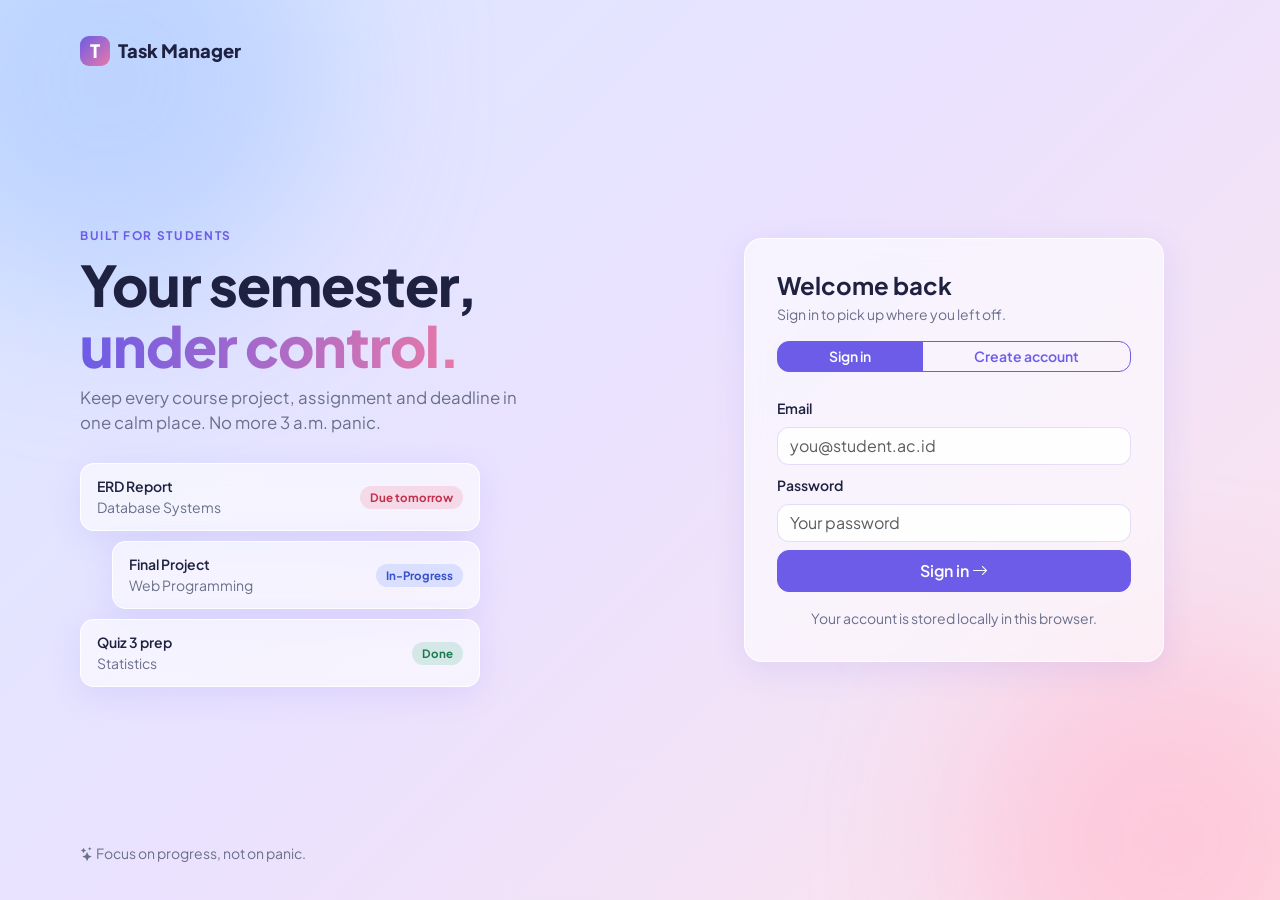
<file: index.html>
<!DOCTYPE html>
<html lang="en" data-bs-theme="light">
<head>
  <meta charset="UTF-8" />
  <meta name="viewport" content="width=device-width, initial-scale=1.0" />
  <title>Task Manager - Sign in</title>
  <link href="https://cdn.jsdelivr.net/npm/bootstrap@5.3.3/dist/css/bootstrap.min.css" rel="stylesheet" />
  <link href="https://cdn.jsdelivr.net/npm/bootstrap-icons@1.11.3/font/bootstrap-icons.min.css" rel="stylesheet" />
  <link href="https://fonts.googleapis.com/css2?family=Plus+Jakarta+Sans:wght@400;500;600;700;800&display=swap" rel="stylesheet" />
  <link rel="stylesheet" href="style.css" />
</head>
<body>

  <div class="auth-wrap">

    <!-- LEFT: branding, so the page doesn't feel empty -->
    <section class="auth-left">
      <div class="brand"><span class="logo-sm">T</span>Task Manager</div>

      <div>
        <span class="eyebrow">Built for students</span>
        <h1 class="mt-2">Your semester,<br /><span class="grad">under control.</span></h1>
        <p class="muted auth-lead">Keep every course project, assignment and deadline in one calm place. No more 3 a.m. panic.</p>

        <!-- Decorative preview (not real data) -->
        <div class="preview" aria-hidden="true">
          <div class="box item">
            <div><div class="fw-semibold small">ERD Report</div><div class="muted small">Database Systems</div></div>
            <span class="pill pill-red">Due tomorrow</span>
          </div>
          <div class="box item">
            <div><div class="fw-semibold small">Final Project</div><div class="muted small">Web Programming</div></div>
            <span class="pill pill-blue">In-Progress</span>
          </div>
          <div class="box item">
            <div><div class="fw-semibold small">Quiz 3 prep</div><div class="muted small">Statistics</div></div>
            <span class="pill pill-green">Done</span>
          </div>
        </div>
      </div>

      <p class="small muted mb-0 auth-foot"><i class="bi bi-stars"></i> Focus on progress, not on panic.</p>
    </section>

    <!-- RIGHT: forms -->
    <section class="auth-right">
      <div class="box auth-card">
        <h4 class="fw-bold mb-1" id="auth-title">Welcome back</h4>
        <p class="muted small mb-3" id="auth-sub">Sign in to pick up where you left off.</p>

        <div class="btn-group w-100 mb-3">
          <button type="button" class="btn btn-main btn-sm" id="tab-login">Sign in</button>
          <button type="button" class="btn btn-outline-main btn-sm" id="tab-register">Create account</button>
        </div>

        <div class="text-success small mb-2" id="auth-success"></div>

        <!-- Sign in -->
        <form id="login-form" novalidate>
          <label class="form-label small fw-semibold" for="login-email">Email</label>
          <input type="email" id="login-email" class="form-control mb-2" placeholder="you@student.ac.id" />
          <label class="form-label small fw-semibold" for="login-password">Password</label>
          <input type="password" id="login-password" class="form-control mb-2" placeholder="Your password" />
          <div class="text-danger small mb-2" id="login-error"></div>
          <button class="btn btn-main w-100 py-2">Sign in <i class="bi bi-arrow-right"></i></button>
        </form>

        <!-- Create account -->
        <form id="register-form" class="d-none" novalidate>
          <label class="form-label small fw-semibold" for="reg-name">Full name</label>
          <input type="text" id="reg-name" class="form-control mb-2" placeholder="Your name" />
          <label class="form-label small fw-semibold" for="reg-email">Email</label>
          <input type="email" id="reg-email" class="form-control mb-2" placeholder="you@student.ac.id" />
          <label class="form-label small fw-semibold" for="reg-password">Password (min. 6 characters)</label>
          <input type="password" id="reg-password" class="form-control mb-2" placeholder="Create a password" />
          <label class="form-label small fw-semibold" for="reg-password2">Confirm password</label>
          <input type="password" id="reg-password2" class="form-control mb-2" placeholder="Type it again" />
          <div class="text-danger small mb-2" id="reg-error"></div>
          <button class="btn btn-main w-100 py-2">Create account <i class="bi bi-arrow-right"></i></button>
        </form>

        <p class="small muted text-center mt-3 mb-0">Your account is stored locally in this browser.</p>
      </div>
    </section>
  </div>

  <script src="https://cdn.jsdelivr.net/npm/bootstrap@5.3.3/dist/js/bootstrap.bundle.min.js"></script>
  <script src="common.js"></script>
  <script src="auth.js"></script>
</body>
</html>
</file>
<file: style.css>
/* ===== Colors (CSS variables: dark mode only swaps the values) ===== */
:root {
  --page: linear-gradient(135deg, #d9e7ff 0%, #ebe2ff 48%, #fde3ea 100%);
  --blob1: #a9c8ff;
  --blob2: #ffb9cf;
  --text: #1e2140;
  --muted: #6a6f8c;
  --accent: #6c5ce7;
  --accent-soft: rgba(108, 92, 231, 0.12);
  --glass: rgba(255, 255, 255, 0.58);
  --glass-strong: rgba(255, 255, 255, 0.88);
  --glass-border: rgba(255, 255, 255, 0.9);
  --column: rgba(255, 255, 255, 0.35);
  --border: rgba(108, 92, 231, 0.15);
  --input-bg: rgba(255, 255, 255, 0.9);
  --modal-bg: #fbfaff;
  --shadow: 0 8px 32px rgba(108, 92, 231, 0.12);
  --gray-bg: rgba(106, 111, 140, 0.15);  --gray-fg: #4d5270;
  --blue-bg: rgba(91, 135, 255, 0.18);   --blue-fg: #3550c9;
  --green-bg: rgba(52, 181, 120, 0.18);  --green-fg: #1b7a4d;
  --red-bg: rgba(238, 82, 110, 0.16);    --red-fg: #c42f4c;
  --late: #d6455d;
}
[data-bs-theme="dark"] {
  --page: linear-gradient(135deg, #141729 0%, #1f1a36 50%, #2a1b2b 100%);
  --blob1: #3b4f99;
  --blob2: #8a3a63;
  --text: #e9ebf6;
  --muted: #a0a5c0;
  --accent: #9b8cff;
  --accent-soft: rgba(155, 140, 255, 0.16);
  --glass: rgba(30, 32, 52, 0.62);
  --glass-strong: rgba(42, 45, 70, 0.9);
  --glass-border: rgba(255, 255, 255, 0.09);
  --column: rgba(255, 255, 255, 0.04);
  --border: rgba(255, 255, 255, 0.1);
  --input-bg: rgba(20, 22, 38, 0.75);
  --modal-bg: #1d1f33;
  --shadow: 0 8px 32px rgba(0, 0, 0, 0.3);
  --gray-bg: rgba(160, 165, 192, 0.18);  --gray-fg: #c3c8e0;
  --blue-bg: rgba(110, 150, 255, 0.2);   --blue-fg: #a9c0ff;
  --green-bg: rgba(70, 200, 140, 0.2);   --green-fg: #7fe0ae;
  --red-bg: rgba(255, 110, 135, 0.2);    --red-fg: #ff9fb0;
  --late: #ff8197;
}

html { scroll-behavior: smooth; }
section { scroll-margin-top: 20px; }

body {
  font-family: "Plus Jakarta Sans", system-ui, sans-serif;
  background: var(--page);
  background-attachment: fixed;
  color: var(--text);
  min-height: 100vh;
}
/* Two soft blurred circles behind everything (the glass look needs something colorful to blur) */
body::before, body::after {
  content: "";
  position: fixed;
  border-radius: 50%;
  filter: blur(80px);
  opacity: 0.6;
  z-index: -1;
  pointer-events: none;
}
body::before { width: 440px; height: 440px; background: var(--blob1); top: -140px; left: -110px; }
body::after { width: 400px; height: 400px; background: var(--blob2); bottom: -140px; right: -90px; }

a { color: var(--accent); }
.muted { color: var(--muted); }

/* ===== Glass panel ===== */
.box {
  background: var(--glass);
  -webkit-backdrop-filter: blur(16px);
  backdrop-filter: blur(16px);
  border: 1px solid var(--glass-border);
  border-radius: 18px;
  box-shadow: var(--shadow);
}

/* ===== Buttons & inputs ===== */
.btn { border-radius: 12px; font-weight: 600; }
.btn-main { background: var(--accent); border-color: var(--accent); color: #fff; }
[data-bs-theme="dark"] .btn-main { color: #14152a; }
.btn-main:hover { background: var(--accent); border-color: var(--accent); color: #fff; opacity: 0.88; }
[data-bs-theme="dark"] .btn-main:hover { color: #14152a; }
.btn-outline-main { border-color: var(--accent); color: var(--accent); }
.btn-outline-main:hover { background: var(--accent); color: #fff; }
.btn-line { border: 1px solid var(--border); background: transparent; color: var(--text); }
.btn-line:hover { background: var(--accent-soft); color: var(--text); }

.form-control, .form-select {
  border-radius: 12px;
  background-color: var(--input-bg);
  border: 1px solid var(--border);
}
.form-control:focus, .form-select:focus {
  background-color: var(--input-bg);
  border-color: var(--accent);
  box-shadow: 0 0 0 0.2rem var(--accent-soft);
}

.modal-content {
  background: var(--modal-bg);
  border: 1px solid var(--border);
  border-radius: 20px;
}
.modal-header, .modal-footer { border-color: var(--border); }

.icon-btn {
  border: 0;
  background: transparent;
  color: var(--muted);
  padding: 4px 8px;
  border-radius: 8px;
}
.icon-btn:hover { background: var(--accent-soft); color: var(--accent); }

.brand { font-weight: 800; font-size: 1.15rem; display: flex; align-items: center; gap: 8px; }
.logo-sm {
  width: 30px;
  height: 30px;
  border-radius: 9px;
  background: linear-gradient(135deg, var(--accent), #e879a8);
  color: #fff;
  font-weight: 800;
  display: inline-flex;
  align-items: center;
  justify-content: center;
}

/* ===== Sign in page: split layout ===== */
.auth-wrap {
  display: grid;
  grid-template-columns: 1.15fr 1fr;
  gap: 24px;
  max-width: 1200px;
  min-height: 100vh;
  margin: 0 auto;
  padding: 24px;
}
.auth-left { display: flex; flex-direction: column; justify-content: space-between; padding: 12px 16px; }
.auth-left h1 { font-size: clamp(2.1rem, 4.4vw, 3.5rem); font-weight: 800; line-height: 1.1; letter-spacing: -0.02em; }
.auth-lead { max-width: 440px; font-size: 1.05rem; }
.eyebrow { font-size: 0.74rem; letter-spacing: 0.14em; text-transform: uppercase; font-weight: 700; color: var(--accent); }
.grad {
  background: linear-gradient(90deg, var(--accent), #e879a8);
  -webkit-background-clip: text;
  background-clip: text;
  color: transparent;
}
.auth-right { display: flex; align-items: center; justify-content: center; }
.auth-card { width: 100%; max-width: 420px; padding: 32px; }

.preview { display: flex; flex-direction: column; gap: 10px; margin-top: 28px; max-width: 400px; }
.preview .item { display: flex; justify-content: space-between; align-items: center; gap: 12px; padding: 12px 16px; border-radius: 14px; }
.preview .item:nth-child(2) { margin-left: 32px; }

/* ===== App layout: sidebar + content + right column ===== */
#layout {
  display: grid;
  grid-template-columns: 220px minmax(0, 1fr) 280px;
  gap: 20px;
  max-width: 1400px;
  margin: 0 auto;
  padding: 20px;
}
#layout.collapsed { grid-template-columns: 68px minmax(0, 1fr) 280px; }
main { min-width: 0; }
#right-side { align-self: start; }

#sidebar {
  position: sticky;
  top: 20px;
  height: calc(100vh - 40px);
  padding: 14px;
  display: flex;
  flex-direction: column;
  overflow: hidden;
}
.side-head { display: flex; align-items: center; justify-content: space-between; margin-bottom: 18px; }
#toggle-sidebar i { display: inline-block; transition: transform 0.2s; }
#layout.collapsed #toggle-sidebar i { transform: rotate(180deg); }
#layout.collapsed .side-head { justify-content: center; }
#layout.collapsed .side-text { display: none; }

nav { display: flex; flex-direction: column; gap: 4px; }
.side-link {
  display: flex;
  align-items: center;
  gap: 10px;
  width: 100%;
  padding: 9px 12px;
  border: 0;
  background: transparent;
  border-radius: 12px;
  color: var(--muted);
  font-size: 0.92rem;
  font-weight: 600;
  text-decoration: none;
  text-align: left;
}
.side-link i { font-size: 1.1rem; }
.side-link:hover { background: var(--accent-soft); color: var(--accent); }
#layout.collapsed .side-link { justify-content: center; }
.side-foot { margin-top: auto; padding-top: 12px; border-top: 1px solid var(--border); }

/* ===== Banner & stat cards ===== */
.hero {
  display: flex;
  align-items: center;
  justify-content: space-between;
  gap: 16px;
  padding: 22px 26px;
  overflow: hidden;
}
.hero-img { width: 210px; flex-shrink: 0; }

.i-soft { fill: var(--accent-soft); }
.i-card { fill: var(--glass-strong); stroke: var(--accent); stroke-width: 2.5; }
.i-accent { fill: var(--accent); }
.i-pink { fill: #f58fb1; }
.i-check { fill: none; stroke: #fff; stroke-width: 2.2; stroke-linecap: round; stroke-linejoin: round; }
.i-line { fill: var(--border); }
.i-ring { fill: none; stroke: var(--accent); stroke-width: 2; }
.i-tip { fill: var(--muted); }
.i-leaf { fill: #7cc8a0; }

.stat { padding: 14px 16px; display: flex; flex-direction: column; }
.stat b { font-size: 1.7rem; font-weight: 800; line-height: 1.2; }

/* ===== Status pills ===== */
.pill {
  display: inline-block;
  font-size: 0.72rem;
  font-weight: 700;
  padding: 3px 10px;
  border-radius: 99px;
  white-space: nowrap;
}
.pill-gray { background: var(--gray-bg); color: var(--gray-fg); }
.pill-blue { background: var(--blue-bg); color: var(--blue-fg); }
.pill-green { background: var(--green-bg); color: var(--green-fg); }
.pill-red { background: var(--red-bg); color: var(--red-fg); }
.late { color: var(--late); font-weight: 700; }

/* ===== Projects ===== */
.project-card { padding: 16px; height: 100%; }
.clamp {
  display: -webkit-box;
  -webkit-line-clamp: 2;
  -webkit-box-orient: vertical;
  overflow: hidden;
}
.progress { height: 7px; background: var(--border); border-radius: 99px; }
.progress-bar { background: linear-gradient(90deg, var(--accent), #e879a8); }

/* ===== Task board ===== */
.column { background: var(--column); border: 1px solid var(--glass-border); border-radius: 18px; padding: 12px; height: 100%; }
.column-title { font-weight: 700; font-size: 0.9rem; display: flex; align-items: center; gap: 8px; }
.count { background: var(--glass-strong); border-radius: 99px; padding: 0 8px; font-size: 0.75rem; color: var(--muted); }
.dropzone { min-height: 160px; margin-top: 10px; display: flex; flex-direction: column; gap: 8px; border-radius: 12px; }
.dropzone.over { outline: 2px dashed var(--accent); outline-offset: 2px; }
.task-card {
  background: var(--glass-strong);
  border: 1px solid var(--glass-border);
  border-radius: 14px;
  padding: 12px;
  cursor: grab;
  box-shadow: 0 2px 10px rgba(108, 92, 231, 0.08);
}
.done-text { text-decoration: line-through; color: var(--muted); }
.empty { color: var(--muted); font-size: 0.85rem; text-align: center; padding: 18px 0; }
.status-select { width: auto; font-size: 0.75rem; padding: 1px 24px 1px 8px; }

/* ===== Calendar ===== */
.cal-grid { display: grid; grid-template-columns: repeat(7, 1fr); gap: 2px; }
.cal-head { text-align: center; font-size: 0.7rem; font-weight: 700; color: var(--muted); margin-bottom: 4px; }
.cal-day {
  aspect-ratio: 1;
  border: 0;
  background: transparent;
  color: var(--text);
  border-radius: 10px;
  font-size: 0.8rem;
  position: relative;
}
.cal-day:hover { background: var(--accent-soft); }
.cal-day.today { box-shadow: inset 0 0 0 1.5px var(--accent); }
.cal-day.selected { background: var(--accent); color: #fff; font-weight: 700; }
[data-bs-theme="dark"] .cal-day.selected { color: #14152a; }
.cal-day.dot-open::after, .cal-day.dot-done::after {
  content: "";
  position: absolute;
  bottom: 4px;
  left: 50%;
  width: 5px;
  height: 5px;
  margin-left: -2.5px;
  border-radius: 50%;
}
.cal-day.dot-open::after { background: var(--late); }
.cal-day.dot-done::after { background: var(--green-fg); }
.cal-item { padding: 8px 12px; border: 1px solid var(--border); border-radius: 12px; cursor: pointer; }
.cal-item:hover { background: var(--accent-soft); }

/* ===== Medium screens: right column moves below the content ===== */
@media (max-width: 1099px) {
  #layout { grid-template-columns: 220px minmax(0, 1fr); }
  #layout.collapsed { grid-template-columns: 68px minmax(0, 1fr); }
  #sidebar { grid-row: span 2; }
  #right-side { grid-column: 2; }
}

/* ===== Sign in page on small screens ===== */
@media (max-width: 899px) {
  .auth-wrap { grid-template-columns: 1fr; min-height: auto; padding: 16px; gap: 8px; }
  .auth-left { gap: 12px; padding: 8px; }
  .preview, .auth-foot { display: none; }
  .auth-card { padding: 24px; max-width: none; }
}

/* ===== Phones: sidebar becomes a menu bar at the bottom ===== */
@media (max-width: 767px) {
  #sidebar { grid-row: auto; }
  #right-side { grid-column: 1; }
  #layout, #layout.collapsed {
    grid-template-columns: 1fr;
    padding: 12px 12px 84px;
  }
  #sidebar {
    position: fixed;
    top: auto;
    bottom: 10px;
    left: 10px;
    right: 10px;
    height: auto;
    z-index: 1030;
    flex-direction: row;
    align-items: center;
    padding: 4px 6px;
  }
  .side-head, .side-text { display: none !important; }
  nav { flex-direction: row; flex: 1; justify-content: space-around; }
  .side-foot { margin: 0; padding: 0; border: 0; display: flex; }
  .side-link { width: auto; padding: 10px 14px; }
  .side-link i { font-size: 1.25rem; }
}
@media (max-width: 575px) {
  .hero-img { display: none; }
}
</file>
